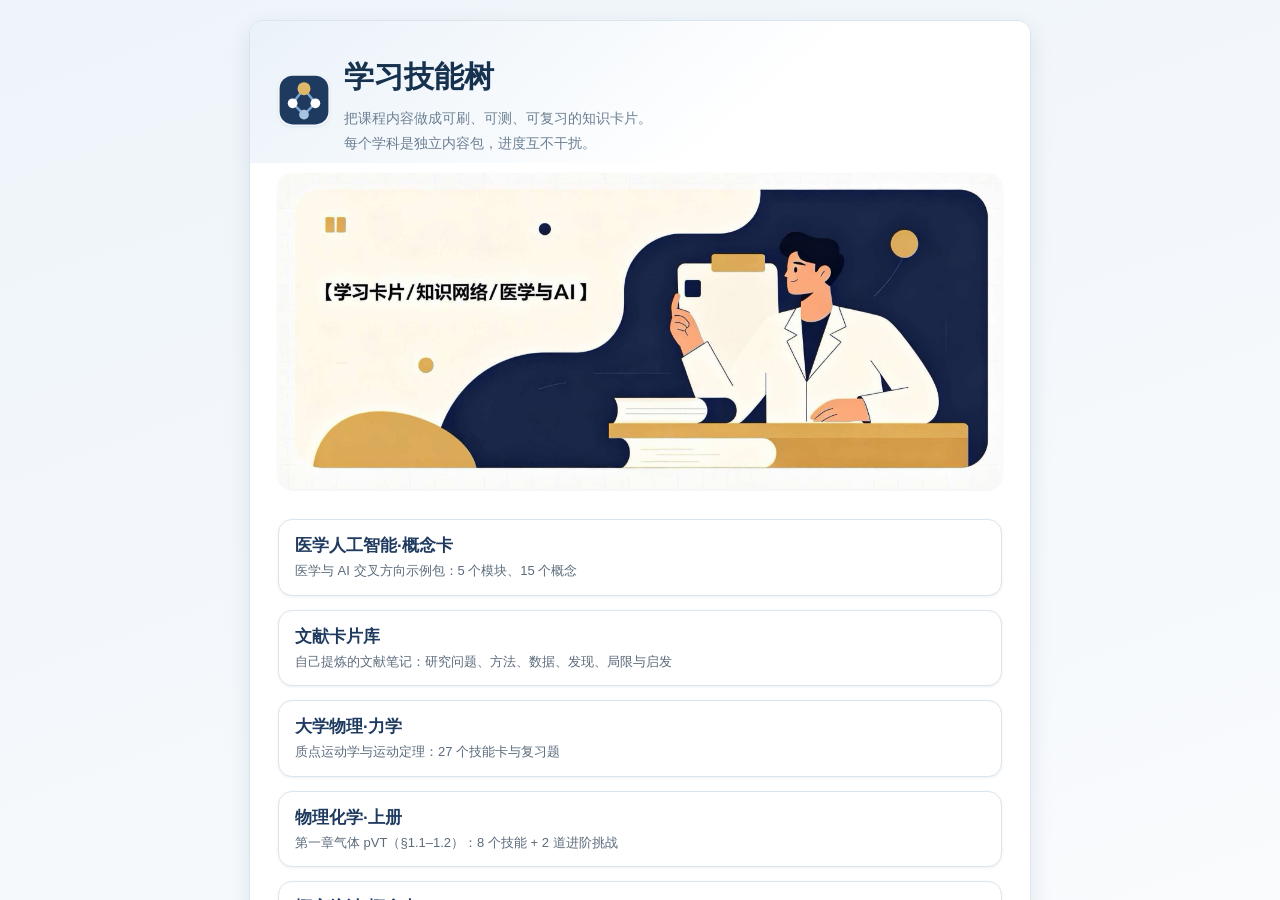
<file: index.html>
<!DOCTYPE html>
<html lang="zh-CN">
<head>
  <meta charset="UTF-8" />
  <meta name="viewport" content="width=device-width, initial-scale=1.0" />
  <title>学习技能树 · 医学AI学习卡片</title>
  <meta name="description" content="一个纯前端的学习与复习平台：内容包管理、概念卡片、碎片式答题、复习抽检、刷卡学习与本地进度。" />
  <meta name="theme-color" content="#16324f" />
  <link rel="icon" type="image/svg+xml" href="assets/logo.svg" />

  <!-- 链接分享预览 -->
  <meta property="og:type" content="website" />
  <meta property="og:title" content="学习技能树 · 医学AI学习卡片" />
  <meta property="og:description" content="概念卡片 + 碎片式答题 + 复习抽检 + 刷卡学习，纯前端实现的学习与复习平台。" />
  <meta property="og:url" content="https://sien-1.github.io/public-demo/" />
  <meta property="og:image" content="https://sien-1.github.io/public-demo/assets/doubao-3.jpg" />
  <meta name="twitter:card" content="summary_large_image" />
  <meta name="twitter:title" content="学习技能树 · 医学AI学习卡片" />
  <meta name="twitter:description" content="内容包管理 + 概念卡片 + 碎片式答题 + 复习抽检 + 刷卡学习。" />
  <meta name="twitter:image" content="https://sien-1.github.io/public-demo/assets/doubao-3.jpg" />

  <link rel="stylesheet" href="styles.css" />
</head>
<body>
  <!-- 内容包选择页（有多个内容包时供选择，平时只有一个会自动进入） -->
  <div id="pack-screen">
    <div class="pack-box">
      <div class="pack-hero">
        <img class="pack-logo" src="assets/logo.svg" alt="学习技能树标志" />
        <div class="pack-hero-copy">
          <h1>学习技能树</h1>
          <p class="small-muted">把课程内容做成可刷、可测、可复习的知识卡片。<br />每个学科是独立内容包，进度互不干扰。</p>
        </div>
      </div>
      <img class="pack-banner" src="assets/doubao-3.jpg" alt="医学与 AI 学习插画" />
      <div id="pack-list"></div>
    </div>
  </div>

  <h1 id="app-title"></h1>
  <button id="mobile-back-btn" class="mobile-back-btn" type="button">← 返回内容包</button>

  <!-- 顶部总进度 -->
  <div class="progress-card">
    <div class="progress-head">
      <p id="progress-text">已完成 0 / 0 · 当前经验 0 / 0</p>
      <button id="switch-pack-btn">切换内容包</button>
      <button id="reset-btn" title="清空所有进度，从头开始">重置进度</button>
    </div>
    <div class="progress-bar">
      <div id="progress-fill"></div>
    </div>
  </div>

  <!-- 复习抽检提醒横幅（有待完成的抽检时显示） -->
  <div id="review-banner" class="review-banner hidden">
    <p id="review-banner-text"></p>
    <button id="review-banner-btn">去复习</button>
  </div>

  <!-- 小工具入口 -->
  <a class="tools-link" href="tools/tomato-clock/index.html" target="_blank" rel="noopener">
    🍅 打开番茄钟（自定义目标）
  </a>

  <button id="pack-review-btn" class="pack-review-btn hidden"></button>

  <!-- 搜索：按名称或讲解内容过滤技能卡片 -->
  <input id="search-input" class="search-box" type="search" placeholder="搜索技能或概念…" autocomplete="off" />

  <!-- 技能卡片会由 JS 生成到这里 -->
  <div id="skill-list"></div>

  <!-- 详情弹窗：先看概念，再“开始答题” -->
  <div id="detail-overlay" class="overlay hidden">
    <div class="detail-box">
      <button id="close-btn" title="关闭">×</button>

      <div class="detail-body">
        <!-- 刷卡模式控制条：非刷卡时隐藏 -->
        <div id="deck-header" class="deck-header hidden">
          <button id="deck-prev-btn" class="deck-nav-btn" title="上一张">←</button>
          <span id="deck-progress"></span>
          <button id="deck-next-btn" class="deck-nav-btn" title="下一张">→</button>
        </div>

        <h2 id="detail-name"></h2>
        <p id="detail-exp"></p>

        <!-- 第 1 步：概念讲解 -->
        <div id="concept-step">
          <h3>概念讲解</h3>
          <img id="concept-figure" class="figure clickable hidden" alt="概念示意图" title="点击放大" />
          <p id="detail-concept"></p>
          <div id="detail-sections"></div>
          <button id="start-quiz-btn" class="primary-btn">开始答题 →</button>
        </div>

        <!-- 第 2 步：题目与提交 -->
        <div id="quiz-step" class="hidden">
          <h3>练习题</h3>
          <p id="detail-question"></p>
          <img id="question-figure" class="figure clickable hidden" alt="题目示意图" title="点击放大" />

          <!-- 碎片式答题：题目配置了 answerSchema 时显示 -->
          <div id="builder-answer-area" class="hidden">
            <div id="answer-builder" class="answer-builder"></div>
            <div id="answer-keypad" class="keypad">
            <button type="button" data-key="1">1</button>
            <button type="button" data-key="2">2</button>
            <button type="button" data-key="3">3</button>
            <button type="button" data-key="4">4</button>
            <button type="button" data-key="5">5</button>
            <button type="button" data-key="6">6</button>
            <button type="button" data-key="7">7</button>
            <button type="button" data-key="8">8</button>
            <button type="button" data-key="9">9</button>
            <button type="button" data-key=".">.</button>
            <button type="button" data-key="0">0</button>
            <button type="button" data-key="minus">−</button>
            <button type="button" data-key="clear" class="key-func key-wide">清空</button>
            </div>
          </div>

          <!-- 文字输入兜底：题目没有 answerSchema 时显示 -->
          <div id="text-answer-area">
            <p class="small-muted">把算出的最终答案写在下面（不用写计算过程），然后提交。</p>
            <input id="answer-input" type="text" placeholder="例如：3i+4j m/s" autocomplete="off" />
          </div>

          <button id="submit-btn" class="primary-btn">提交答案</button>
          <button id="quiz-done-btn" class="primary-btn hidden">完成</button>

          <p id="feedback"></p>

          <button id="show-answer-btn" class="ghost-btn hidden">查看参考答案</button>
          <div id="answer-reveal" class="hidden">
            <p class="small-muted">参考答案（查看答案不会获得经验）：</p>
            <p id="detail-answer"></p>
          </div>

          <button id="back-btn" class="link-btn">← 返回概念</button>
        </div>
      </div>
    </div>
  </div>

  <!-- 复习抽检弹窗 -->
  <div id="review-overlay" class="overlay hidden">
    <div class="detail-box">
      <button id="review-close-btn" title="先跳过">×</button>

      <h2>复习抽检 ⚡</h2>
      <p id="review-note" class="small-muted"></p>

      <h3>练习题</h3>
      <p id="review-question"></p>

      <!-- 复习题也支持碎片式答题 -->
      <div id="review-builder-answer-area" class="hidden">
        <div id="review-answer-builder" class="answer-builder"></div>
        <div id="review-keypad" class="keypad">
          <button type="button" data-key="1">1</button>
          <button type="button" data-key="2">2</button>
          <button type="button" data-key="3">3</button>
          <button type="button" data-key="4">4</button>
          <button type="button" data-key="5">5</button>
          <button type="button" data-key="6">6</button>
          <button type="button" data-key="7">7</button>
          <button type="button" data-key="8">8</button>
          <button type="button" data-key="9">9</button>
          <button type="button" data-key=".">.</button>
          <button type="button" data-key="0">0</button>
          <button type="button" data-key="minus">−</button>
          <button type="button" data-key="clear" class="key-func key-wide">清空</button>
        </div>
      </div>

      <!-- 文字输入兜底 -->
      <div id="review-text-answer-area">
        <p class="small-muted">凭记忆作答，不显示概念。把算出的最终答案写在下面；答错会暂时扣经验，答对即可恢复。</p>
        <input id="review-input" type="text" placeholder="输入你的最终答案" autocomplete="off" />
      </div>
      <button id="review-submit-btn" class="primary-btn">提交答案</button>

      <p id="review-feedback"></p>

      <button id="review-done-btn" class="ghost-btn hidden">完成</button>
      <button id="review-skip-btn" class="link-btn">先跳过（之后可从顶部横幅继续）</button>
    </div>
  </div>

  <!-- 图片放大预览 -->
  <div id="image-preview" class="image-preview hidden">
    <img id="image-preview-img" alt="放大预览" />
  </div>

  <script src="app.js"></script>
</body>
</html>
</file>
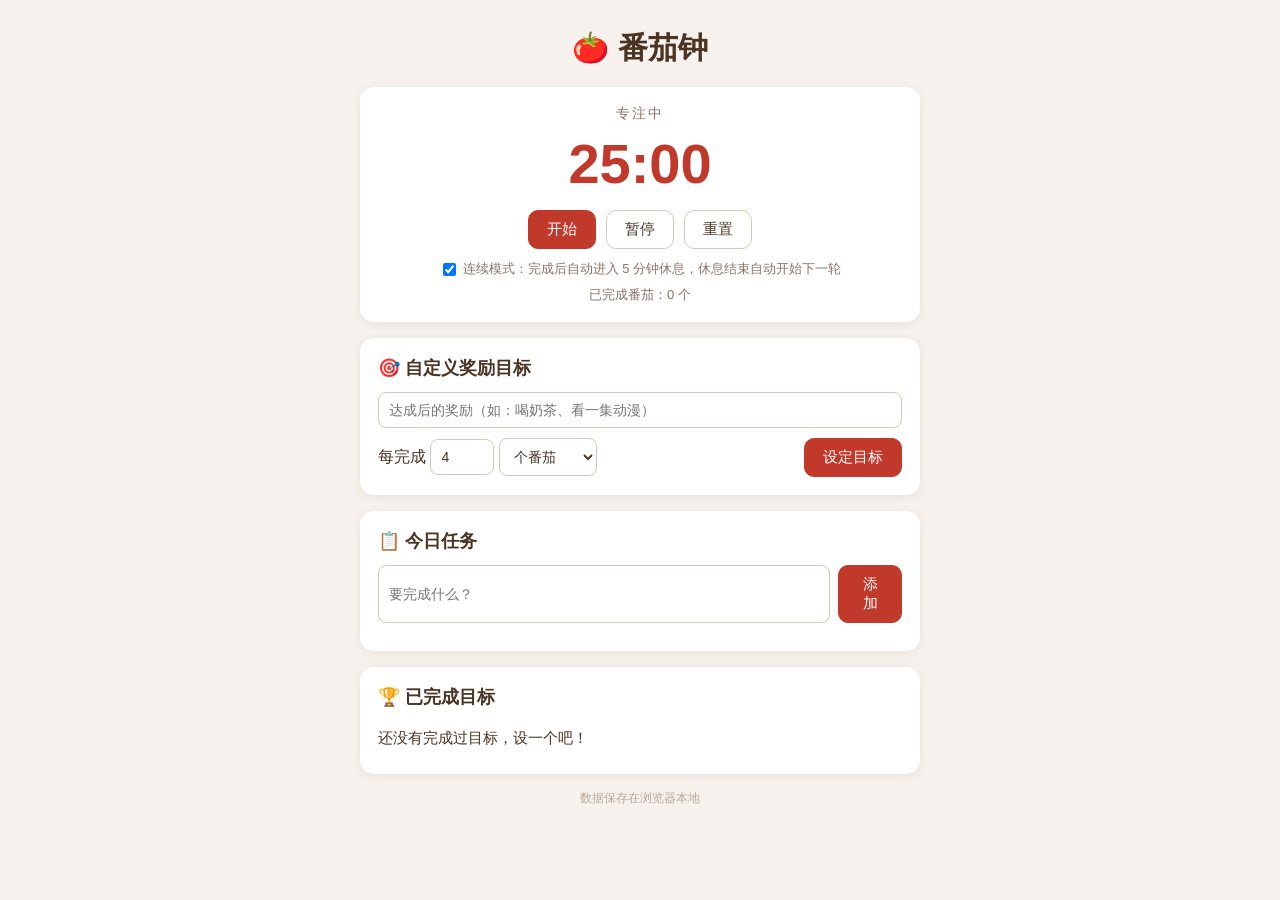
<file: tools/tomato-clock/index.html>
<!DOCTYPE html>
<html lang="zh-CN">
<head>
  <meta charset="UTF-8" />
  <meta name="viewport" content="width=device-width, initial-scale=1.0" />
  <title>番茄钟 · 自定义目标版</title>
  <link rel="stylesheet" href="style.css" />
</head>
<body>
  <div class="container">
    <h1>🍅 番茄钟</h1>

    <!-- 倒计时 -->
    <div class="card timer-card">
      <p id="phase-label" class="phase-label">专注中</p>
      <div id="timer-display" class="timer-display">25:00</div>
      <div class="timer-buttons">
        <button id="timer-start" class="btn primary">开始</button>
        <button id="timer-pause" class="btn">暂停</button>
        <button id="timer-reset" class="btn">重置</button>
      </div>
      <button id="skip-break" class="btn hidden">跳过休息 →</button>
      <label class="continuous">
        <input id="continuous-mode" type="checkbox" checked />
        连续模式：完成后自动进入 5 分钟休息，休息结束自动开始下一轮
      </label>
      <p class="hint">已完成番茄：<span id="pomodoro-count">0</span> 个</p>
    </div>

    <!-- 自定义奖励目标 -->
    <div class="card goal-card">
      <h2>🎯 自定义奖励目标</h2>
      <div class="goal-setup">
        <input id="goal-reward" type="text" placeholder="达成后的奖励（如：喝奶茶、看一集动漫）" />
        <div class="goal-row">
          <label>每完成 <input id="goal-target" type="number" min="1" value="4" /> 
            <select id="goal-unit">
              <option value="pomodoro">个番茄</option>
              <option value="card">张学习卡</option>
            </select>
          </label>
          <button id="goal-set" class="btn primary">设定目标</button>
        </div>
      </div>

      <div id="goal-active" class="goal-active hidden">
        <p>奖励：<strong id="goal-reward-text"></strong></p>
        <div class="progress-bar">
          <div id="goal-progress-fill" class="progress-fill"></div>
        </div>
        <p id="goal-progress-text" class="hint"></p>
        <div class="goal-actions">
          <button id="goal-add-card" class="btn hidden">＋1 张学习卡</button>
          <button id="goal-cancel" class="btn danger">放弃目标</button>
        </div>
      </div>
    </div>

    <!-- 今日任务 -->
    <div class="card">
      <h2>📋 今日任务</h2>
      <div class="task-add">
        <input id="task-input" type="text" placeholder="要完成什么？" />
        <button id="task-add-btn" class="btn primary">添加</button>
      </div>
      <ul id="task-list" class="list"></ul>
    </div>

    <!-- 历史目标 -->
    <div class="card">
      <h2>🏆 已完成目标</h2>
      <ul id="history-list" class="list"></ul>
    </div>

    <p class="footer">数据保存在浏览器本地</p>
  </div>

  <!-- 达成庆祝弹窗 -->
  <div id="overlay" class="overlay hidden">
    <div class="overlay-box">
      <h2 id="overlay-title">🎉 太棒了！</h2>
      <p id="overlay-message"></p>
      <button id="overlay-close" class="btn primary">开心收下！</button>
    </div>
  </div>

  <script src="script.js"></script>
</body>
</html>
</file>
<file: styles.css>
body {
      font-family: "Microsoft YaHei", Arial, sans-serif;
      max-width: 600px;
      margin: 40px auto;
      padding: 0 20px;
      background-color: #f0f4f8;
      color: #1f3a5f;
    }
    h1 {
      font-size: 28px;
    }

    /* ---- 顶部进度 ---- */
    .progress-card {
      background: #ffffff;
      border-radius: 10px;
      padding: 14px 16px;
      margin-top: 18px;
      box-shadow: 0 2px 6px rgba(0, 0, 0, 0.08);
    }
    .progress-head {
      display: flex;
      align-items: center;
      justify-content: space-between;
      gap: 10px;
      margin-bottom: 10px;
    }
    #progress-text {
      margin: 0;
      font-size: 14px;
      color: #5b6b7c;
    }
    #reset-btn {
      flex-shrink: 0;
      padding: 4px 10px;
      border: 1px solid #cbd5e1;
      border-radius: 6px;
      background: transparent;
      color: #8a9aa8;
      font-size: 12px;
      cursor: pointer;
    }
    #reset-btn:hover {
      border-color: #c44545;
      color: #c44545;
    }
    #switch-pack-btn {
      flex-shrink: 0;
      padding: 4px 10px;
      border: 1px solid #cbd5e1;
      border-radius: 6px;
      background: transparent;
      color: #3a6ea5;
      font-size: 12px;
      cursor: pointer;
    }
    #switch-pack-btn:hover {
      border-color: #3a6ea5;
      background: #eef4fa;
    }
    .tools-link {
      display: inline-block;
      margin-top: 14px;
      padding: 8px 16px;
      border: 1px solid #e0b968;
      border-radius: 10px;
      background: #fffdf6;
      color: #7a5b1f;
      font-size: 14px;
      text-decoration: none;
    }
    .tools-link:hover {
      background: #fff7e6;
    }
    .progress-bar {
      height: 8px;
      border-radius: 4px;
      background: #e2e8f0;
      overflow: hidden;
    }
    #progress-fill {
      height: 100%;
      width: 0%;
      background: #3a6ea5;
      border-radius: 4px;
      transition: width 0.4s ease;
    }

    .search-box {
      box-sizing: border-box;
      width: 100%;
      margin-top: 16px;
      padding: 10px 14px;
      border: 1px solid #cbd5e1;
      border-radius: 10px;
      font-size: 15px;
      font-family: inherit;
      color: #1f3a5f;
      background: #ffffff;
    }
    .search-box:focus {
      outline: 2px solid #a7c3e0;
      border-color: #3a6ea5;
    }

    /* ---- 内容包选择页 ---- */
    #pack-screen {
      position: fixed;
      top: 0;
      left: 0;
      right: 0;
      bottom: 0;
      z-index: 100;
      display: flex;
      align-items: center;
      justify-content: center;
      padding: 20px;
      background: #f0f4f8;
    }
    #pack-screen.hidden {
      display: none;
    }
    .pack-box {
      background: #ffffff;
      border-radius: 14px;
      max-width: 460px;
      width: 100%;
      padding: 28px;
      box-shadow: 0 8px 24px rgba(0, 0, 0, 0.12);
    }
    #pack-list {
      margin-top: 16px;
      display: flex;
      flex-direction: column;
      gap: 12px;
    }
    .pack-item {
      display: block;
      width: 100%;
      text-align: left;
      padding: 14px 16px;
      border: 1px solid #d8e2ec;
      border-radius: 10px;
      background: #ffffff;
      cursor: pointer;
    }
    .pack-item:hover {
      border-color: #3a6ea5;
      background: #f4f8fc;
    }
    .pack-item:disabled {
      cursor: not-allowed;
      opacity: 0.65;
      border-color: #d8e2ec;
      background: #ffffff;
    }
    .pack-item strong {
      display: block;
      font-size: 17px;
      color: #1f3a5f;
      margin-bottom: 4px;
    }
    .pack-item span {
      display: block;
      font-size: 13px;
      color: #5b6b7c;
      line-height: 1.5;
    }

    .chapter-title {
      margin: 32px 0 4px;
      padding-left: 10px;
      border-left: 4px solid #3a6ea5;
      font-size: 22px;
    }
    .challenge-title {
      margin: 26px 0 4px;
      padding-left: 10px;
      border-left: 4px solid #b9830f;
      font-size: 18px;
      color: #7a5b1f;
    }
    .skill-card.challenge-card {
      border: 1px solid #ecd9ae;
      background: #fffdf6;
    }
    .skill-card.challenge-card:hover {
      background: #fff8e8;
    }
    .skill-card.challenge-card.done {
      border: 1px solid #cfe3d5;
      border-left: 4px solid #2e9e5b;
      background: #f7fbf8;
    }
    .challenge-card h2 {
      margin: 0 0 6px;
      font-size: 20px;
    }
    .challenge-card p {
      margin: 0;
      color: #8a6d20;
    }
    .skill-card {
      background: #ffffff;
      border-radius: 10px;
      padding: 16px 20px;
      margin-top: 16px;
      box-shadow: 0 2px 6px rgba(0, 0, 0, 0.08);
      cursor: pointer; /* 鼠标放上去会变成小手，提示可以点击 */
    }
    .skill-card:hover {
      background: #f8fafc;
    }
    .skill-card h2 {
      margin: 0 0 6px;
      font-size: 20px;
    }
    .skill-card p {
      margin: 0;
      color: #5b6b7c;
    }
    .match-snippet {
      display: block;
      margin-top: 8px;
      font-size: 13px;
      line-height: 1.6;
      color: #5b6b7c;
    }
    .match-snippet mark {
      background: #ffe9a8;
      color: #1f3a5f;
      border-radius: 3px;
      padding: 0 2px;
    }
    .skill-card.done {
      border-left: 4px solid #2e9e5b;
    }
    .done-badge {
      margin-left: 6px;
      color: #2e9e5b;
      font-size: 15px;
    }

    /* ---- 详情弹窗 ---- */
    .overlay {
      position: fixed;
      top: 0;
      left: 0;
      right: 0;
      bottom: 0;
      background: rgba(0, 0, 0, 0.45);
      display: flex;
      align-items: center;
      justify-content: center;
      padding: 20px;
    }
.hidden {
  display: none;
}

/* ================= 演示版主题升级 ================= */
:root {
  --ink: #16324f;
  --blue: #2f6690;
  --blue-soft: #eaf2f9;
  --gold: #d9a441;
  --gold-soft: #fff7e6;
  --bg: #f2f6fa;
  --card: #ffffff;
  --muted: #6b7f92;
  --line: #dbe5ee;
  --green: #2e9e5b;
  --shadow-sm: 0 1px 3px rgba(22, 50, 79, 0.08);
  --shadow-md: 0 8px 22px rgba(22, 50, 79, 0.10);
}

body {
  max-width: 640px;
  margin: 32px auto;
  padding: 0 18px 48px;
  background:
    radial-gradient(1200px 400px at 50% -120px, #ffffff 0%, rgba(255, 255, 255, 0) 70%),
    var(--bg);
  color: var(--ink);
}

#app-title {
  font-size: 26px;
  letter-spacing: 0.5px;
  margin: 6px 0 14px;
}

#pack-screen {
  background: linear-gradient(160deg, #eef4fa 0%, #f9fbfd 100%);
  overflow-y: auto;
  align-items: flex-start;
  padding: 20px 12px calc(40px + env(safe-area-inset-bottom, 0px));
}

.pack-box {
  max-width: 780px;
  padding: 0;
  overflow: hidden;
  border: 1px solid var(--line);
  box-shadow: var(--shadow-md);
}

.pack-hero {
  display: flex;
  align-items: center;
  gap: 14px;
  padding: 24px 28px 8px;
  background: linear-gradient(140deg, #eaf2f9 0%, #ffffff 65%);
}

.pack-logo {
  width: 52px;
  height: 52px;
  border-radius: 14px;
  box-shadow: var(--shadow-sm);
}

.pack-hero-copy h1 {
  font-size: 30px;
  margin: 12px 0 8px;
}

.pack-hero-copy p {
  font-size: 14px;
  line-height: 1.75;
  color: var(--muted);
  margin: 0;
}

.pack-banner {
  display: block;
  width: calc(100% - 56px);
  max-width: 724px;
  height: auto;
  margin: 10px auto 0;
  border-radius: 16px;
  box-shadow: var(--shadow-sm);
}

#pack-list {
  padding: 14px 28px 28px;
  gap: 14px;
}

.pack-item {
  border-radius: 14px;
  border: 1px solid var(--line);
  box-shadow: var(--shadow-sm);
  transition: transform 0.15s ease, box-shadow 0.15s ease, border-color 0.15s ease;
}

.pack-item:hover {
  transform: translateY(-2px);
  box-shadow: var(--shadow-md);
}

.progress-card,
.search-box,
.tools-link,
.review-banner {
  border-radius: 14px;
}

.chapter-title {
  font-size: 20px;
  margin-top: 34px;
  border-left-color: var(--blue);
}

.skill-card {
  border: 1px solid var(--line);
  border-radius: 14px;
  box-shadow: var(--shadow-sm);
  transition: transform 0.15s ease, box-shadow 0.15s ease, background 0.15s ease;
}

.skill-card:hover {
  transform: translateY(-1px);
  box-shadow: var(--shadow-md);
  background: #fbfdff;
}

.detail-box {
  border-radius: 18px;
}

.deck-header {
  background: #ffffff;
  border: 1px solid var(--line);
  box-shadow: 0 4px 10px rgba(22, 50, 79, 0.08);
}

.mobile-back-btn {
  display: none;
}

.primary-btn:hover {
  background: #274c6d;
}

@media (max-width: 640px) {
  body {
    margin: 18px auto;
    padding: 0 12px 40px;
  }

  .pack-hero {
    flex-direction: column;
    align-items: flex-start;
    padding: 20px 18px 4px;
  }

  .pack-banner {
    width: calc(100% - 28px);
    max-width: 100%;
    height: auto;
  }

  #pack-list {
    padding: 12px 18px 22px;
  }

  .pack-hero-copy h1 {
    font-size: 26px;
  }

  .detail-body {
    max-width: 100%;
  }

  .detail-box {
    padding: 18px 14px;
  }

  .keypad {
    grid-template-columns: repeat(3, 1fr);
    width: 100%;
  }

  #concept-figure,
  #question-figure {
    width: 100%;
    max-width: 420px;
  }

  .mobile-back-btn {
    display: block;
    width: 100%;
    margin: 4px 0 12px;
    padding: 10px;
    border: 1px solid var(--line);
    border-radius: 12px;
    background: #ffffff;
    color: var(--blue);
    font-size: 14px;
    cursor: pointer;
  }
}
    .detail-box {
      position: relative;
      background: #ffffff;
      border-radius: 12px;
      max-width: 520px;
      width: 100%;
      max-height: 80vh;
      overflow-y: auto;
      scrollbar-gutter: stable;
      padding: 24px;
      box-shadow: 0 8px 24px rgba(0, 0, 0, 0.2);
    }
    /* 刷卡模式：弹窗高度固定，导航条吸顶，避免卡片长短造成上下跳动 */
    .detail-box.deck-active {
      height: 80vh;
      display: flex;
      flex-direction: column;
      overflow-y: auto;
    }
    .detail-box.deck-active .detail-body {
      flex: 1;
    }
    .detail-box.deck-active .deck-header {
      position: sticky;
      top: 0;
      z-index: 5;
    }
    .detail-box h2 {
      padding-right: 30px; /* 给右上角的关闭按钮留出空间 */
    }
    #close-btn {
      position: absolute;
      top: 10px;
      right: 16px;
      border: none;
      background: none;
      font-size: 26px;
      color: #8a9aa8;
      cursor: pointer;
    }
    .detail-body {
      max-width: 80%;
      margin: 0 auto;
    }
    .deck-header {
      display: flex;
      align-items: center;
      justify-content: center;
      gap: 18px;
      margin: 0 0 10px;
      padding: 3px 10px;
      background: #eef4fa;
      border-radius: 8px;
      font-size: 14px;
      color: #3a6ea5;
    }
    .deck-header.hidden {
      display: none;
    }
    .deck-nav-btn {
      padding: 3px 10px;
      border: 1px solid #cbd5e1;
      border-radius: 6px;
      background: #ffffff;
      color: #1f3a5f;
      font-size: 13px;
      cursor: pointer;
    }
    .deck-title {
      text-align: center;
    }
    .deck-nav-btn:disabled {
      opacity: 0.45;
      cursor: not-allowed;
    }
    .deck-start-btn {
      display: inline-block;
      margin: 8px 0 0;
      padding: 6px 14px;
      border: 1px solid #3a6ea5;
      border-radius: 8px;
      background: transparent;
      color: #3a6ea5;
      font-size: 13px;
      cursor: pointer;
    }
    .deck-start-btn:hover {
      background: #eef4fa;
    }
    .pack-review-btn {
      display: block;
      width: 100%;
      margin-top: 14px;
      padding: 10px;
      border: 1px solid #2e9e5b;
      border-radius: 10px;
      background: #f2faf5;
      color: #2e9e5b;
      font-size: 14px;
      cursor: pointer;
    }
    .pack-review-btn:hover {
      background: #e2f4e9;
    }
    .pack-review-btn.hidden {
      display: none;
    }
    .detail-box h3 {
      margin: 18px 0 6px;
      font-size: 16px;
    }
    .detail-section {
      margin-top: 14px;
      padding: 12px 14px;
      background: #f7fafd;
      border-radius: 10px;
    }
    .detail-section h4 {
      margin: 0 0 6px;
      font-size: 15px;
      color: #1f3a5f;
    }
    .detail-section p {
      font-size: 14px;
    }
    .detail-section ul {
      margin: 6px 0 0;
      padding-left: 18px;
      color: #5b6b7c;
      font-size: 14px;
      line-height: 1.8;
    }
    .detail-box p {
      margin: 0;
      color: #5b6b7c;
      line-height: 1.7;
    }
    #detail-exp {
      margin-top: 4px;
      font-size: 14px;
    }
    #detail-question {
      font-size: 15px;
    }

    .primary-btn {
      display: block;
      margin-top: 18px;
      padding: 10px 24px;
      border: none;
      border-radius: 8px;
      background: #1f3a5f;
      color: #ffffff;
      font-size: 15px;
      cursor: pointer;
    }
    .ghost-btn {
      margin-top: 12px;
      padding: 8px 16px;
      border: 1px solid #1f3a5f;
      border-radius: 8px;
      background: transparent;
      color: #1f3a5f;
      font-size: 14px;
      cursor: pointer;
    }
    .link-btn {
      display: block;
      margin-top: 16px;
      padding: 0;
      border: none;
      background: none;
      color: #3a6ea5;
      font-size: 14px;
      text-decoration: underline;
      cursor: pointer;
    }

    #answer-input,
    #review-input {
      box-sizing: border-box;
      width: 100%;
      margin-top: 10px;
      padding: 10px 12px;
      border: 1px solid #cbd5e1;
      border-radius: 8px;
      font-size: 15px;
      font-family: inherit;
      color: #1f3a5f;
    }
    #answer-input:focus,
    #review-input:focus {
      outline: 2px solid #a7c3e0;
      border-color: #3a6ea5;
    }
    #feedback,
    #review-feedback {
      margin-top: 12px;
      font-size: 15px;
      font-weight: bold;
    }
    .feedback-ok {
      color: #2e9e5b;
    }
    .feedback-err {
      color: #c44545;
    }
    .small-muted {
      margin-top: 8px;
      font-size: 13px;
      color: #8a9aa8;
    }
    #answer-reveal {
      margin-top: 14px;
      padding: 12px 14px;
      background: #f4f7fa;
      border-radius: 8px;
    }
    #answer-reveal p {
      font-size: 14px;
    }
    #detail-answer {
      color: #1f3a5f;
    }

    /* ---- 复习抽检 ---- */
    .review-banner {
      display: flex;
      align-items: center;
      justify-content: space-between;
      gap: 10px;
      margin-top: 16px;
      padding: 12px 16px;
      border-radius: 10px;
      background: #fff7e6;
      border: 1px solid #f0c36d;
    }
    .review-banner p {
      margin: 0;
      color: #7a5b1f;
      font-size: 14px;
      line-height: 1.5;
    }
    #review-banner.hidden {
      display: none;
    }
    #review-banner-btn {
      flex-shrink: 0;
      padding: 6px 14px;
      border: none;
      border-radius: 8px;
      background: #b9830f;
      color: #ffffff;
      font-size: 13px;
      cursor: pointer;
    }

    /* ---- 碎片式答题与小键盘 ---- */
    .answer-builder {
      display: flex;
      flex-wrap: wrap;
      align-items: center;
      justify-content: center;
      gap: 8px;
      margin-top: 14px;
      font-size: 18px;
      line-height: 2;
    }
    .num-field {
      box-sizing: border-box;
      width: 76px;
      padding: 6px 8px;
      border: 1px solid #cbd5e1;
      border-radius: 8px;
      font-size: 17px;
      text-align: center;
      font-family: inherit;
      color: #1f3a5f;
      background: #ffffff;
    }
    .num-field.active,
    .num-field:focus {
      outline: 2px solid #a7c3e0;
      border-color: #3a6ea5;
    }
    .builder-break {
      flex-basis: 100%;
      height: 0;
    }
    .choice-group {
      display: inline-flex;
      gap: 6px;
    }
    .choice-chip {
      padding: 7px 12px;
      border: 1px solid #cbd5e1;
      border-radius: 8px;
      background: #ffffff;
      color: #1f3a5f;
      font-size: 16px;
      cursor: pointer;
    }
    .choice-chip:hover {
      background: #e2ebf4;
    }
    .choice-chip.selected {
      background: #1f3a5f;
      border-color: #1f3a5f;
      color: #ffffff;
    }
    .figure {
      max-width: 100%;
      margin: 12px auto;
      display: block;
      border-radius: 10px;
    }
    .figure.hidden {
      display: none;
    }
    .figure.clickable {
      cursor: zoom-in;
    }
    #concept-figure {
      width: 33%;
      height: auto;
      margin: 0 auto 12px;
    }

    /* ---- 图片预览（点击放大） ---- */
    .image-preview {
      position: fixed;
      top: 0;
      left: 0;
      right: 0;
      bottom: 0;
      z-index: 200;
      display: flex;
      align-items: center;
      justify-content: center;
      background: rgba(0, 0, 0, 0.72);
      cursor: zoom-out;
    }
    .image-preview.hidden {
      display: none;
    }
    .image-preview img {
      max-width: 92vw;
      max-height: 88vh;
      border-radius: 8px;
      background: #ffffff;
      box-shadow: 0 8px 30px rgba(0, 0, 0, 0.35);
    }
    .keypad {
      display: grid;
      grid-template-columns: repeat(3, 64px);
      gap: 8px;
      justify-content: center;
      margin-top: 14px;
      padding: 12px;
      background: #eef3f8;
      border-radius: 12px;
    }
    .keypad.hidden {
      display: none;
    }
    .keypad button {
      height: 42px;
      border: 1px solid #cbd5e1;
      border-radius: 8px;
      background: #ffffff;
      color: #1f3a5f;
      font-size: 17px;
      cursor: pointer;
    }
    .keypad button:hover {
      background: #e2ebf4;
    }
    .keypad button.key-func {
      background: #e6edf5;
      color: #3a6ea5;
      font-size: 15px;
    }
    .keypad button.key-wide {
      grid-column: span 3;
    }
    /* 隐藏规则必须压过按钮自己的 display 样式 */
    .primary-btn.hidden,
    .ghost-btn.hidden,
    .link-btn.hidden {
      display: none;
    }
</file>
<file: tools/tomato-clock/style.css>
* {
  box-sizing: border-box;
}

body {
  font-family: "Microsoft YaHei", Arial, sans-serif;
  background: #f6f1ec;
  color: #4a3424;
  margin: 0;
  padding: 20px;
}

.container {
  max-width: 560px;
  margin: 0 auto;
}

h1 {
  text-align: center;
  font-size: 30px;
  margin: 8px 0 18px;
}

.card {
  background: #fff;
  border-radius: 14px;
  padding: 18px;
  margin-bottom: 16px;
  box-shadow: 0 2px 10px rgba(74, 52, 36, 0.08);
}

.card h2 {
  font-size: 18px;
  margin: 0 0 12px;
}

.timer-card {
  text-align: center;
}

.phase-label {
  margin: 0;
  font-size: 14px;
  color: #8a7265;
  letter-spacing: 2px;
}

.continuous {
  display: block;
  margin-top: 10px;
  font-size: 13px;
  color: #8a7265;
  line-height: 1.6;
}

#skip-break {
  margin-top: 10px;
}

.continuous input {
  vertical-align: middle;
}

.timer-display {
  font-size: 56px;
  font-weight: bold;
  color: #c0392b;
  font-variant-numeric: tabular-nums;
  margin: 8px 0 14px;
}

.timer-buttons {
  display: flex;
  justify-content: center;
  gap: 10px;
  margin-bottom: 10px;
}

.btn {
  padding: 9px 18px;
  border: 1px solid #d9c7b6;
  border-radius: 10px;
  background: #fff;
  color: #4a3424;
  font-size: 15px;
  cursor: pointer;
}

.btn:hover {
  background: #fbf3ea;
}

.btn.primary {
  background: #c0392b;
  border-color: #c0392b;
  color: #fff;
}

.btn.primary:hover {
  background: #a93226;
}

.btn.danger {
  color: #c0392b;
  border-color: #e0b4ad;
}

.hint {
  color: #8a7265;
  font-size: 13px;
  margin: 6px 0 0;
}

input,
select {
  padding: 9px 10px;
  border: 1px solid #d9c7b6;
  border-radius: 8px;
  font-size: 14px;
  font-family: inherit;
  color: #4a3424;
  background: #fff;
}

input[type="text"] {
  width: 100%;
}

.goal-setup {
  display: flex;
  flex-direction: column;
  gap: 10px;
}

.goal-row {
  display: flex;
  align-items: center;
  justify-content: space-between;
  gap: 10px;
  flex-wrap: wrap;
}

#goal-target {
  width: 64px;
}

.goal-active {
  margin-top: 14px;
  padding-top: 12px;
  border-top: 1px dashed #d9c7b6;
}

.progress-bar {
  height: 12px;
  border-radius: 8px;
  background: #efe3d8;
  overflow: hidden;
  margin: 8px 0 4px;
}

.progress-fill {
  height: 100%;
  width: 0%;
  background: #c0392b;
  border-radius: 8px;
  transition: width 0.3s ease;
}

.goal-actions {
  display: flex;
  gap: 10px;
  margin-top: 8px;
}

.task-add {
  display: flex;
  gap: 8px;
  margin-bottom: 10px;
}

.list {
  list-style: none;
  padding: 0;
  margin: 0;
}

.list li {
  display: flex;
  align-items: center;
  gap: 10px;
  padding: 8px 0;
  border-bottom: 1px solid #f0e6dc;
  font-size: 15px;
}

.list li.done span {
  text-decoration: line-through;
  color: #a99a8f;
}

.list .del {
  margin-left: auto;
  border: none;
  background: none;
  color: #c0392b;
  cursor: pointer;
  font-size: 15px;
}

.footer {
  text-align: center;
  color: #b7a79a;
  font-size: 12px;
}

.overlay {
  position: fixed;
  top: 0;
  left: 0;
  right: 0;
  bottom: 0;
  background: rgba(74, 52, 36, 0.55);
  display: flex;
  align-items: center;
  justify-content: center;
  z-index: 100;
}

.overlay.hidden {
  display: none;
}

.overlay-box {
  background: #fff;
  border-radius: 14px;
  padding: 24px;
  max-width: 360px;
  width: 100%;
  text-align: center;
}

.hidden {
  display: none;
}
</file>
